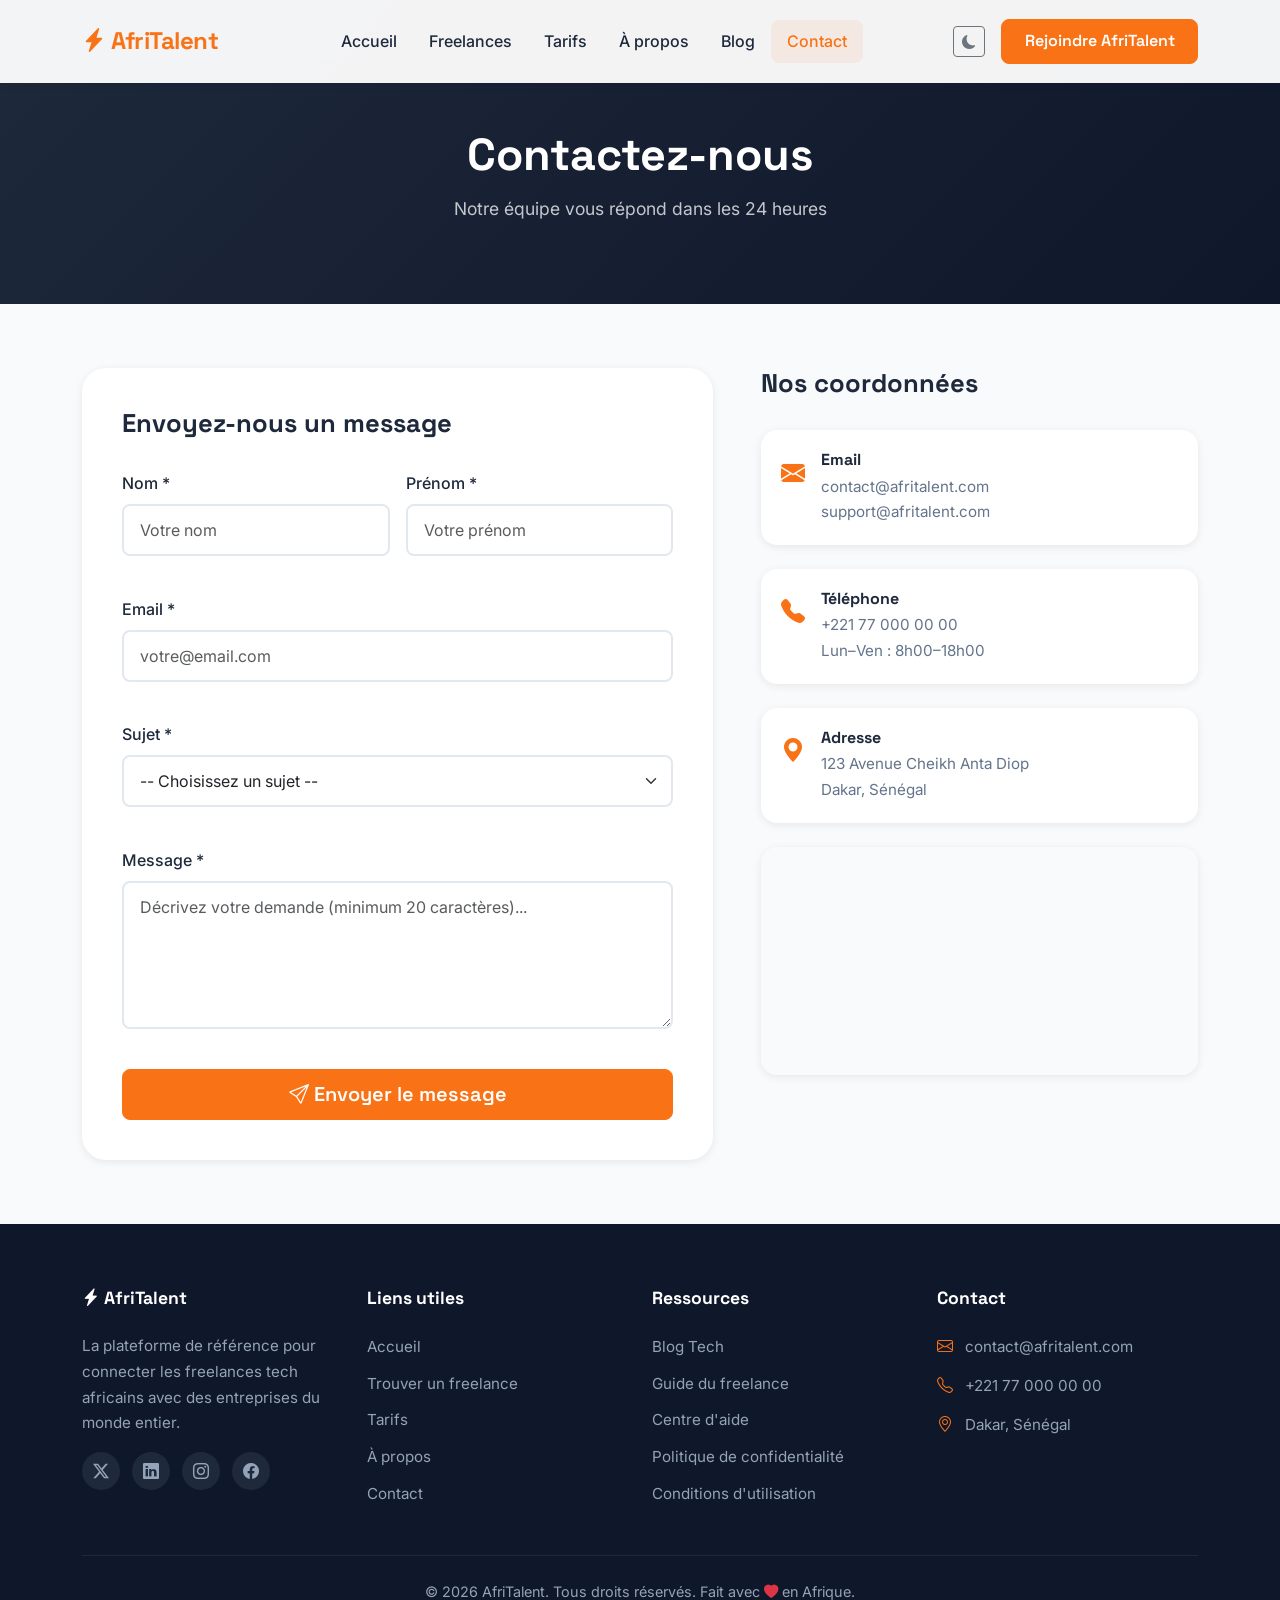
<file: contact.html>
<!DOCTYPE html>
<html lang="fr">
<head>
    <meta charset="UTF-8">
    <meta name="viewport" content="width=device-width, initial-scale=1.0">
    <title>AfriTalent — Contact</title>
    <link href="https://cdn.jsdelivr.net/npm/bootstrap@5.3.3/dist/css/bootstrap.min.css" rel="stylesheet">
    <link href="https://cdn.jsdelivr.net/npm/bootstrap-icons@1.11.3/font/bootstrap-icons.css" rel="stylesheet">
    <link href="https://fonts.googleapis.com/css2?family=Space+Grotesk:wght@400;600;700&family=Inter:wght@300;400;500&display=swap" rel="stylesheet">
    <link rel="stylesheet" href="css/style.css">
</head>
<body>

    <header>
        <nav class="navbar navbar-expand-lg fixed-top" id="navbar" aria-label="Navigation principale">
            <div class="container">
                <a class="navbar-brand fw-bold" href="index.html" aria-label="AfriTalent accueil">
                    <i class="bi bi-lightning-charge-fill"></i> AfriTalent
                </a>
                <button class="navbar-toggler" type="button" data-bs-toggle="collapse" data-bs-target="#navMenu"
                    aria-controls="navMenu" aria-expanded="false" aria-label="Ouvrir le menu">
                    <span class="navbar-toggler-icon"></span>
                </button>
                <div class="collapse navbar-collapse" id="navMenu">
                    <ul class="navbar-nav mx-auto mb-2 mb-lg-0">
                        <li class="nav-item"><a class="nav-link" href="index.html">Accueil</a></li>
                        <li class="nav-item"><a class="nav-link" href="freelances.html">Freelances</a></li>
                        <li class="nav-item"><a class="nav-link" href="tarifs.html">Tarifs</a></li>
                        <li class="nav-item"><a class="nav-link" href="about.html">À propos</a></li>
                        <li class="nav-item"><a class="nav-link" href="#">Blog</a></li>
                        <li class="nav-item"><a class="nav-link active" aria-current="page" href="contact.html">Contact</a></li>
                    </ul>
                    <div class="d-flex align-items-center gap-3">
                        <button id="darkModeToggle" class="btn btn-outline-secondary btn-sm" aria-label="Basculer mode sombre">
                            <i class="bi bi-moon-fill"></i>
                        </button>
                        <a href="freelances.html" class="btn btn-primary">Rejoindre AfriTalent</a>
                    </div>
                </div>
            </div>
        </nav>
    </header>

    <main>

        <section class="page-header">
            <div class="container text-center">
                <h1>Contactez-nous</h1>
                <p>Notre équipe vous répond dans les 24 heures</p>
            </div>
        </section>

        <!-- ========== FORMULAIRE + INFOS ========== -->
        <section id="contact-section" class="section-padding" aria-label="Formulaire de contact">
            <div class="container">
                <div class="row g-5">

                    <!-- Formulaire -->
                    <div class="col-lg-7 fade-in">
                        <div class="contact-form-wrapper">
                            <h2>Envoyez-nous un message</h2>

                            <form id="contactForm" novalidate aria-label="Formulaire de contact AfriTalent">

                                <div class="row g-3">

                                    <!-- Nom -->
                                    <div class="col-md-6">
                                        <label for="nom" class="form-label">Nom <span aria-hidden="true">*</span></label>
                                        <input type="text" class="form-control" id="nom"
                                               placeholder="Votre nom" required
                                               aria-required="true" aria-describedby="nomError">
                                        <div class="error-message" id="nomError" role="alert"></div>
                                    </div>

                                    <!-- Prénom -->
                                    <div class="col-md-6">
                                        <label for="prenom" class="form-label">Prénom <span aria-hidden="true">*</span></label>
                                        <input type="text" class="form-control" id="prenom"
                                               placeholder="Votre prénom" required
                                               aria-required="true" aria-describedby="prenomError">
                                        <div class="error-message" id="prenomError" role="alert"></div>
                                    </div>

                                    <!-- Email -->
                                    <div class="col-12">
                                        <label for="email" class="form-label">Email <span aria-hidden="true">*</span></label>
                                        <input type="email" class="form-control" id="email"
                                               placeholder="votre@email.com" required
                                               aria-required="true" aria-describedby="emailError">
                                        <div class="error-message" id="emailError" role="alert"></div>
                                    </div>

                                    <!-- Sujet -->
                                    <div class="col-12">
                                        <label for="sujet" class="form-label">Sujet <span aria-hidden="true">*</span></label>
                                        <select class="form-select" id="sujet" required
                                                aria-required="true" aria-describedby="sujetError">
                                            <option value="">-- Choisissez un sujet --</option>
                                            <option value="inscription">Inscription / Compte</option>
                                            <option value="paiement">Paiement / Facturation</option>
                                            <option value="mission">Mission / Projet</option>
                                            <option value="technique">Problème technique</option>
                                            <option value="partenariat">Partenariat</option>
                                            <option value="autre">Autre</option>
                                        </select>
                                        <div class="error-message" id="sujetError" role="alert"></div>
                                    </div>

                                    <!-- Message -->
                                    <div class="col-12">
                                        <label for="message" class="form-label">Message <span aria-hidden="true">*</span></label>
                                        <textarea class="form-control" id="message" rows="5"
                                                  placeholder="Décrivez votre demande (minimum 20 caractères)..." required
                                                  aria-required="true" aria-describedby="messageError"></textarea>
                                        <div class="error-message" id="messageError" role="alert"></div>
                                    </div>

                                    <!-- Bouton d'envoi -->
                                    <div class="col-12">
                                        <button type="submit" class="btn btn-primary btn-lg w-100">
                                            <i class="bi bi-send" aria-hidden="true"></i> Envoyer le message
                                        </button>
                                    </div>

                                </div>
                            </form>

                            <!-- Message de succès (caché par défaut) -->
                            <div id="successMessage" class="success-message" style="display:none;" role="alert" aria-live="polite">
                                <i class="bi bi-check-circle-fill" aria-hidden="true"></i>
                                <strong>Message envoyé avec succès !</strong>
                                <p>Nous avons bien reçu votre message et nous vous répondrons dans les 24 heures. Merci de nous avoir contactés !</p>
                            </div>
                        </div>
                    </div>

                    <!-- Informations de contact -->
                    <div class="col-lg-5 fade-in">
                        <div class="contact-info">
                            <h2>Nos coordonnées</h2>

                            <div class="contact-item">
                                <i class="bi bi-envelope-fill" aria-hidden="true"></i>
                                <div>
                                    <h4>Email</h4>
                                    <p>contact@afritalent.com</p>
                                    <p>support@afritalent.com</p>
                                </div>
                            </div>

                            <div class="contact-item">
                                <i class="bi bi-telephone-fill" aria-hidden="true"></i>
                                <div>
                                    <h4>Téléphone</h4>
                                    <p>+221 77 000 00 00</p>
                                    <p>Lun–Ven : 8h00–18h00</p>
                                </div>
                            </div>

                            <div class="contact-item">
                                <i class="bi bi-geo-alt-fill" aria-hidden="true"></i>
                                <div>
                                    <h4>Adresse</h4>
                                    <p>123 Avenue Cheikh Anta Diop</p>
                                    <p>Dakar, Sénégal</p>
                                </div>
                            </div>

                            <!-- Carte Google Maps -->
                            <div class="map-wrapper">
                                <iframe
                                    src="https://www.google.com/maps/embed?pb=!1m18!1m12!1m3!1d15434.52!2d-17.4677!3d14.6928!2m3!1f0!2f0!3f0!3m2!1i1024!2i768!4f13.1!3m3!1m2!1s0xec172f5b3c5bb71%3A0xb3a48d9cebf92c9a!2sDakar%2C%20S%C3%A9n%C3%A9gal!5e0!3m2!1sfr!2sfr!4v1234567890"
                                    width="100%" height="220"
                                    style="border:0; border-radius: 12px;"
                                    allowfullscreen=""
                                    loading="lazy"
                                    referrerpolicy="no-referrer-when-downgrade"
                                    title="Localisation AfriTalent à Dakar"
                                    aria-label="Carte Google Maps montrant la localisation d'AfriTalent à Dakar">
                                </iframe>
                            </div>
                        </div>
                    </div>

                </div>
            </div>
        </section>

    </main>

    <footer class="site-footer" aria-label="Pied de page">
        <div class="container">
            <div class="row g-4">
                <div class="col-lg-3 col-md-6">
                    <h5><i class="bi bi-lightning-charge-fill"></i> AfriTalent</h5>
                    <p>La plateforme de référence pour connecter les freelances tech africains avec des entreprises du monde entier.</p>
                    <div class="social-links">
                        <a href="#" aria-label="Twitter AfriTalent"><i class="bi bi-twitter-x"></i></a>
                        <a href="#" aria-label="LinkedIn AfriTalent"><i class="bi bi-linkedin"></i></a>
                        <a href="#" aria-label="Instagram AfriTalent"><i class="bi bi-instagram"></i></a>
                        <a href="#" aria-label="Facebook AfriTalent"><i class="bi bi-facebook"></i></a>
                    </div>
                </div>
                <div class="col-lg-3 col-md-6">
                    <h5>Liens utiles</h5>
                    <ul class="footer-links">
                        <li><a href="index.html">Accueil</a></li>
                        <li><a href="freelances.html">Trouver un freelance</a></li>
                        <li><a href="tarifs.html">Tarifs</a></li>
                        <li><a href="about.html">À propos</a></li>
                        <li><a href="contact.html">Contact</a></li>
                    </ul>
                </div>
                <div class="col-lg-3 col-md-6">
                    <h5>Ressources</h5>
                    <ul class="footer-links">
                        <li><a href="#">Blog Tech</a></li>
                        <li><a href="#">Guide du freelance</a></li>
                        <li><a href="#">Centre d'aide</a></li>
                        <li><a href="#">Politique de confidentialité</a></li>
                        <li><a href="#">Conditions d'utilisation</a></li>
                    </ul>
                </div>
                <div class="col-lg-3 col-md-6">
                    <h5>Contact</h5>
                    <ul class="footer-contact">
                        <li><i class="bi bi-envelope" aria-hidden="true"></i> contact@afritalent.com</li>
                        <li><i class="bi bi-telephone" aria-hidden="true"></i> +221 77 000 00 00</li>
                        <li><i class="bi bi-geo-alt" aria-hidden="true"></i> Dakar, Sénégal</li>
                    </ul>
                </div>
            </div>
            <div class="footer-bottom text-center">
                <p>&copy; <span id="year"></span> AfriTalent. Tous droits réservés. Fait avec <i class="bi bi-heart-fill text-danger" aria-hidden="true"></i> en Afrique.</p>
            </div>
        </div>
    </footer>

    <button id="backToTop" aria-label="Retour en haut de la page">
        <i class="bi bi-arrow-up" aria-hidden="true"></i>
    </button>

    <script src="https://cdn.jsdelivr.net/npm/bootstrap@5.3.3/dist/js/bootstrap.bundle.min.js"></script>
    <script src="js/main.js"></script>
</body>
</html>
</file>
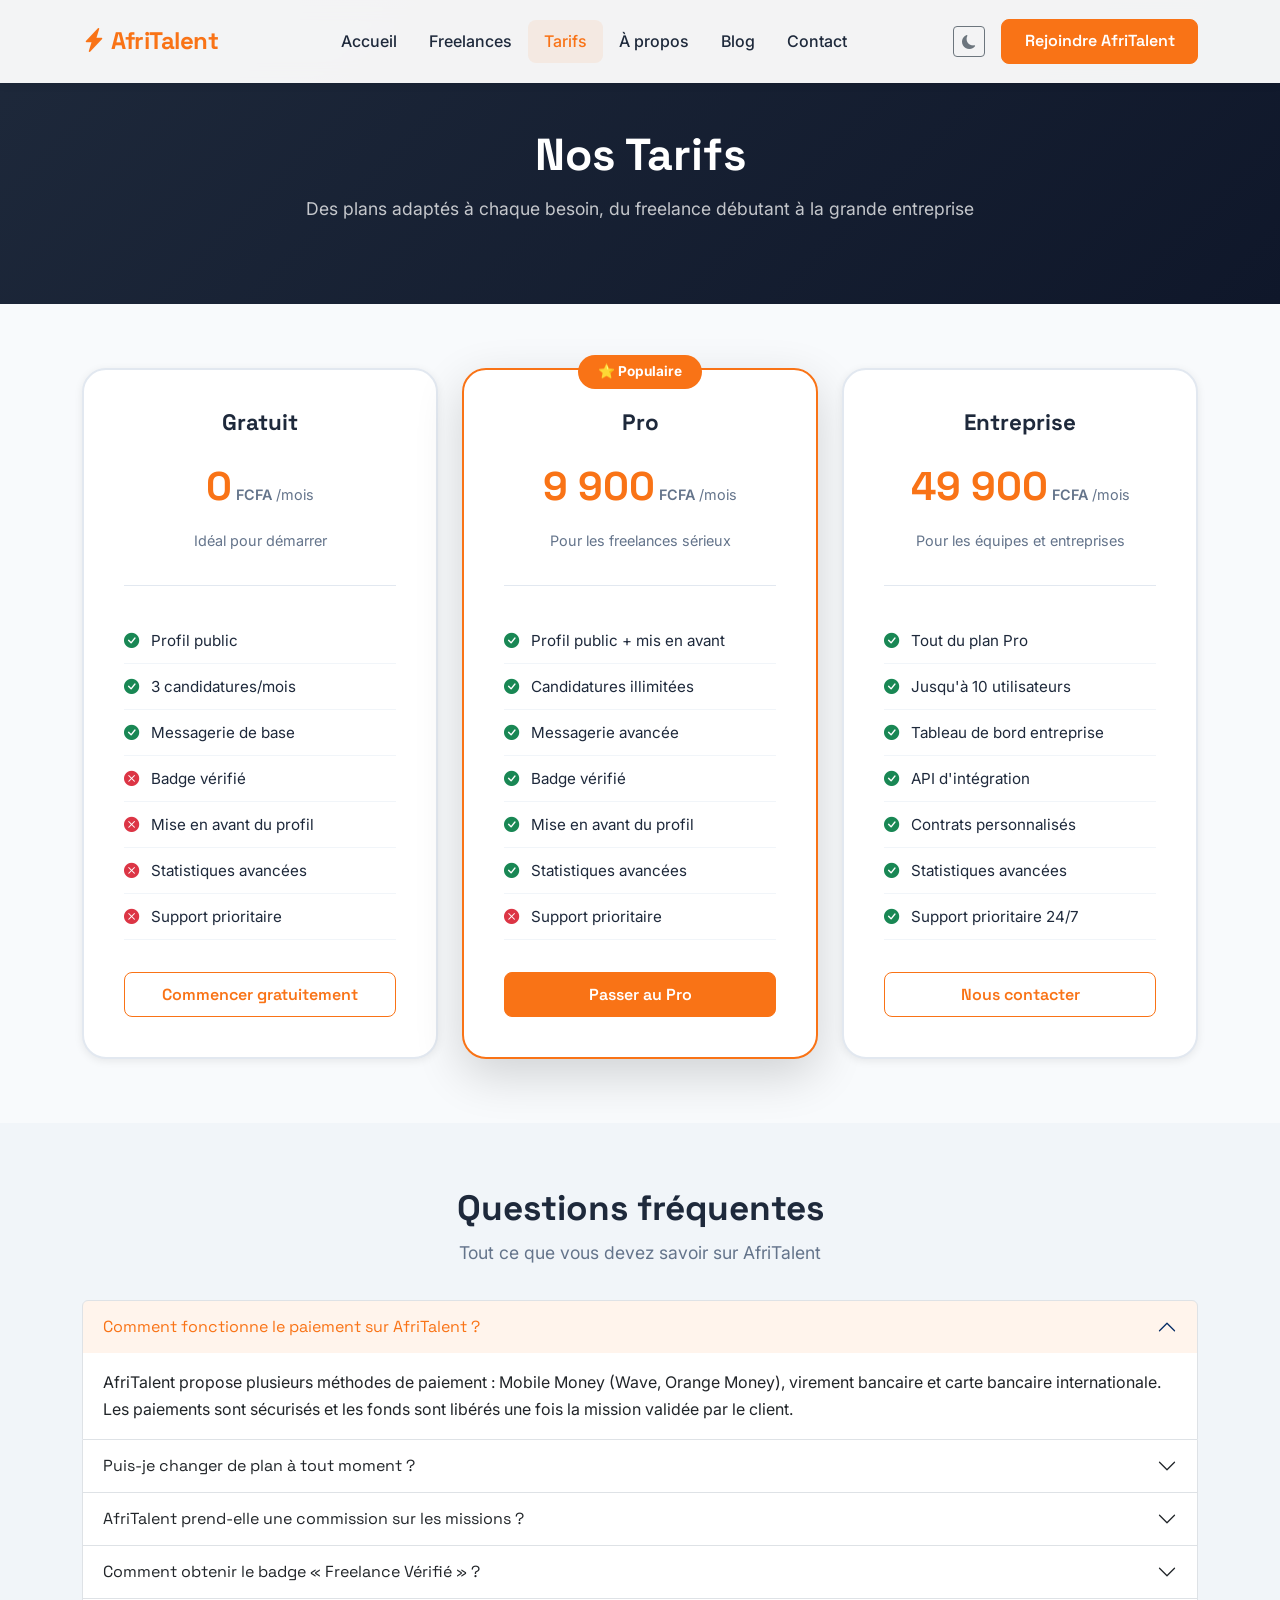
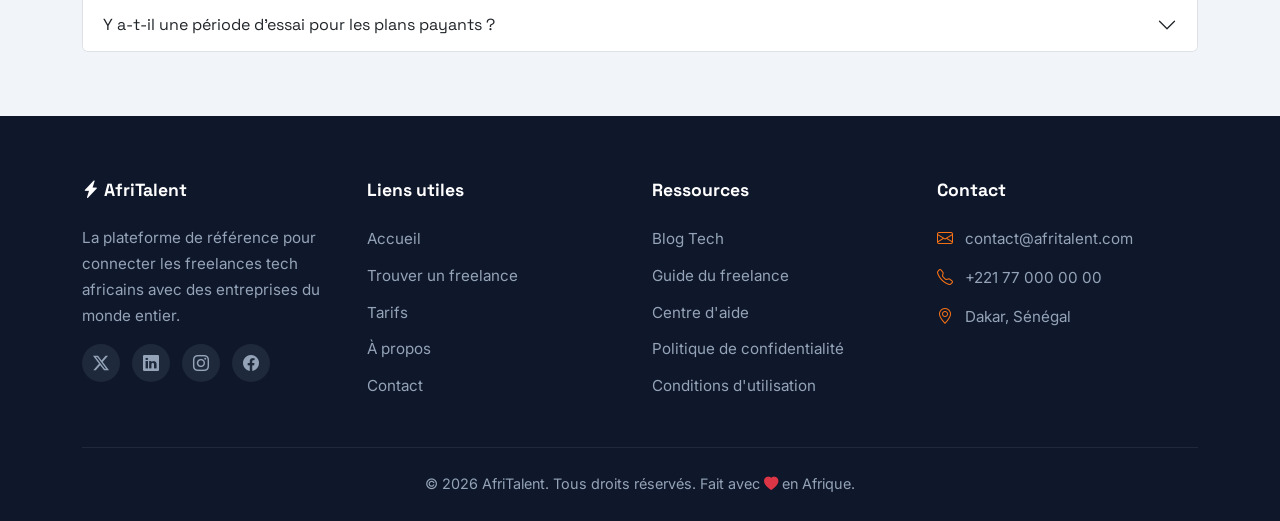
<file: tarifs.html>
<!DOCTYPE html>
<html lang="fr">
<head>
    <meta charset="UTF-8">
    <meta name="viewport" content="width=device-width, initial-scale=1.0">
    <title>AfriTalent — Tarifs</title>
    <link href="https://cdn.jsdelivr.net/npm/bootstrap@5.3.3/dist/css/bootstrap.min.css" rel="stylesheet">
    <link href="https://cdn.jsdelivr.net/npm/bootstrap-icons@1.11.3/font/bootstrap-icons.css" rel="stylesheet">
    <link href="https://fonts.googleapis.com/css2?family=Space+Grotesk:wght@400;600;700&family=Inter:wght@300;400;500&display=swap" rel="stylesheet">
    <link rel="stylesheet" href="css/style.css">
</head>
<body>

    <header>
        <nav class="navbar navbar-expand-lg fixed-top" id="navbar" aria-label="Navigation principale">
            <div class="container">
                <a class="navbar-brand fw-bold" href="index.html" aria-label="AfriTalent accueil">
                    <i class="bi bi-lightning-charge-fill"></i> AfriTalent
                </a>
                <button class="navbar-toggler" type="button" data-bs-toggle="collapse" data-bs-target="#navMenu"
                    aria-controls="navMenu" aria-expanded="false" aria-label="Ouvrir le menu">
                    <span class="navbar-toggler-icon"></span>
                </button>
                <div class="collapse navbar-collapse" id="navMenu">
                    <ul class="navbar-nav mx-auto mb-2 mb-lg-0">
                        <li class="nav-item"><a class="nav-link" href="index.html">Accueil</a></li>
                        <li class="nav-item"><a class="nav-link" href="freelances.html">Freelances</a></li>
                        <li class="nav-item"><a class="nav-link active" aria-current="page" href="tarifs.html">Tarifs</a></li>
                        <li class="nav-item"><a class="nav-link" href="about.html">À propos</a></li>
                        <li class="nav-item"><a class="nav-link" href="#">Blog</a></li>
                        <li class="nav-item"><a class="nav-link" href="contact.html">Contact</a></li>
                    </ul>
                    <div class="d-flex align-items-center gap-3">
                        <button id="darkModeToggle" class="btn btn-outline-secondary btn-sm" aria-label="Basculer mode sombre">
                            <i class="bi bi-moon-fill"></i>
                        </button>
                        <a href="freelances.html" class="btn btn-primary">Rejoindre AfriTalent</a>
                    </div>
                </div>
            </div>
        </nav>
    </header>

    <main>

        <section class="page-header">
            <div class="container text-center">
                <h1>Nos Tarifs</h1>
                <p>Des plans adaptés à chaque besoin, du freelance débutant à la grande entreprise</p>
            </div>
        </section>

        <!-- ========== PLANS TARIFAIRES ========== -->
        <section id="pricing" class="section-padding" aria-label="Plans tarifaires">
            <div class="container">
                <div class="row g-4 justify-content-center">

                    <!-- Plan Gratuit -->
                    <div class="col-lg-4 col-md-6">
                        <article class="pricing-card fade-in">
                            <div class="pricing-header">
                                <h3>Gratuit</h3>
                                <div class="pricing-price">
                                    <span class="price">0</span>
                                    <span class="currency">FCFA</span>
                                    <span class="period">/mois</span>
                                </div>
                                <p>Idéal pour démarrer</p>
                            </div>
                            <ul class="pricing-features">
                                <li><i class="bi bi-check-circle-fill text-success" aria-hidden="true"></i> Profil public</li>
                                <li><i class="bi bi-check-circle-fill text-success" aria-hidden="true"></i> 3 candidatures/mois</li>
                                <li><i class="bi bi-check-circle-fill text-success" aria-hidden="true"></i> Messagerie de base</li>
                                <li><i class="bi bi-x-circle-fill text-danger" aria-hidden="true"></i> Badge vérifié</li>
                                <li><i class="bi bi-x-circle-fill text-danger" aria-hidden="true"></i> Mise en avant du profil</li>
                                <li><i class="bi bi-x-circle-fill text-danger" aria-hidden="true"></i> Statistiques avancées</li>
                                <li><i class="bi bi-x-circle-fill text-danger" aria-hidden="true"></i> Support prioritaire</li>
                            </ul>
                            <a href="#" class="btn btn-outline-primary w-100">Commencer gratuitement</a>
                        </article>
                    </div>

                    <!-- Plan Pro (mis en avant) -->
                    <div class="col-lg-4 col-md-6">
                        <article class="pricing-card pricing-popular fade-in" aria-label="Plan recommandé">
                            <div class="popular-badge">⭐ Populaire</div>
                            <div class="pricing-header">
                                <h3>Pro</h3>
                                <div class="pricing-price">
                                    <span class="price">9 900</span>
                                    <span class="currency">FCFA</span>
                                    <span class="period">/mois</span>
                                </div>
                                <p>Pour les freelances sérieux</p>
                            </div>
                            <ul class="pricing-features">
                                <li><i class="bi bi-check-circle-fill text-success" aria-hidden="true"></i> Profil public + mis en avant</li>
                                <li><i class="bi bi-check-circle-fill text-success" aria-hidden="true"></i> Candidatures illimitées</li>
                                <li><i class="bi bi-check-circle-fill text-success" aria-hidden="true"></i> Messagerie avancée</li>
                                <li><i class="bi bi-check-circle-fill text-success" aria-hidden="true"></i> Badge vérifié</li>
                                <li><i class="bi bi-check-circle-fill text-success" aria-hidden="true"></i> Mise en avant du profil</li>
                                <li><i class="bi bi-check-circle-fill text-success" aria-hidden="true"></i> Statistiques avancées</li>
                                <li><i class="bi bi-x-circle-fill text-danger" aria-hidden="true"></i> Support prioritaire</li>
                            </ul>
                            <a href="#" class="btn btn-primary w-100">Passer au Pro</a>
                        </article>
                    </div>

                    <!-- Plan Entreprise -->
                    <div class="col-lg-4 col-md-6">
                        <article class="pricing-card fade-in">
                            <div class="pricing-header">
                                <h3>Entreprise</h3>
                                <div class="pricing-price">
                                    <span class="price">49 900</span>
                                    <span class="currency">FCFA</span>
                                    <span class="period">/mois</span>
                                </div>
                                <p>Pour les équipes et entreprises</p>
                            </div>
                            <ul class="pricing-features">
                                <li><i class="bi bi-check-circle-fill text-success" aria-hidden="true"></i> Tout du plan Pro</li>
                                <li><i class="bi bi-check-circle-fill text-success" aria-hidden="true"></i> Jusqu'à 10 utilisateurs</li>
                                <li><i class="bi bi-check-circle-fill text-success" aria-hidden="true"></i> Tableau de bord entreprise</li>
                                <li><i class="bi bi-check-circle-fill text-success" aria-hidden="true"></i> API d'intégration</li>
                                <li><i class="bi bi-check-circle-fill text-success" aria-hidden="true"></i> Contrats personnalisés</li>
                                <li><i class="bi bi-check-circle-fill text-success" aria-hidden="true"></i> Statistiques avancées</li>
                                <li><i class="bi bi-check-circle-fill text-success" aria-hidden="true"></i> Support prioritaire 24/7</li>
                            </ul>
                            <a href="contact.html" class="btn btn-outline-primary w-100">Nous contacter</a>
                        </article>
                    </div>

                </div>
            </div>
        </section>

        <!-- ========== FAQ ========== -->
        <section id="faq" class="section-padding bg-light-custom" aria-label="Foire aux questions">
            <div class="container">
                <div class="section-header text-center">
                    <h2>Questions fréquentes</h2>
                    <p>Tout ce que vous devez savoir sur AfriTalent</p>
                </div>

                <div class="accordion" id="faqAccordion">

                    <div class="accordion-item">
                        <h3 class="accordion-header">
                            <button class="accordion-button" type="button" data-bs-toggle="collapse" data-bs-target="#faq1" aria-expanded="true" aria-controls="faq1">
                                Comment fonctionne le paiement sur AfriTalent ?
                            </button>
                        </h3>
                        <div id="faq1" class="accordion-collapse collapse show" data-bs-parent="#faqAccordion">
                            <div class="accordion-body">
                                AfriTalent propose plusieurs méthodes de paiement : Mobile Money (Wave, Orange Money), virement bancaire et carte bancaire internationale. Les paiements sont sécurisés et les fonds sont libérés une fois la mission validée par le client.
                            </div>
                        </div>
                    </div>

                    <div class="accordion-item">
                        <h3 class="accordion-header">
                            <button class="accordion-button collapsed" type="button" data-bs-toggle="collapse" data-bs-target="#faq2" aria-expanded="false" aria-controls="faq2">
                                Puis-je changer de plan à tout moment ?
                            </button>
                        </h3>
                        <div id="faq2" class="accordion-collapse collapse" data-bs-parent="#faqAccordion">
                            <div class="accordion-body">
                                Oui, vous pouvez upgrader ou downgrader votre plan à tout moment depuis votre espace personnel. Le changement prend effet immédiatement et la facturation est ajustée au prorata.
                            </div>
                        </div>
                    </div>

                    <div class="accordion-item">
                        <h3 class="accordion-header">
                            <button class="accordion-button collapsed" type="button" data-bs-toggle="collapse" data-bs-target="#faq3" aria-expanded="false" aria-controls="faq3">
                                AfriTalent prend-elle une commission sur les missions ?
                            </button>
                        </h3>
                        <div id="faq3" class="accordion-collapse collapse" data-bs-parent="#faqAccordion">
                            <div class="accordion-body">
                                AfriTalent prélève une commission de 10% sur les missions réalisées via la plateforme. Cette commission finance les services de sécurité des paiements, le support client et le développement de la plateforme.
                            </div>
                        </div>
                    </div>

                    <div class="accordion-item">
                        <h3 class="accordion-header">
                            <button class="accordion-button collapsed" type="button" data-bs-toggle="collapse" data-bs-target="#faq4" aria-expanded="false" aria-controls="faq4">
                                Comment obtenir le badge « Freelance Vérifié » ?
                            </button>
                        </h3>
                        <div id="faq4" class="accordion-collapse collapse" data-bs-parent="#faqAccordion">
                            <div class="accordion-body">
                                Le badge vérifié est disponible pour les abonnés Pro et Entreprise. Il nécessite de soumettre une pièce d'identité valide et de passer un test de compétences dans votre domaine. La vérification prend 24 à 48 heures.
                            </div>
                        </div>
                    </div>

                    <div class="accordion-item">
                        <h3 class="accordion-header">
                            <button class="accordion-button collapsed" type="button" data-bs-toggle="collapse" data-bs-target="#faq5" aria-expanded="false" aria-controls="faq5">
                                Y a-t-il une période d'essai pour les plans payants ?
                            </button>
                        </h3>
                        <div id="faq5" class="accordion-collapse collapse" data-bs-parent="#faqAccordion">
                            <div class="accordion-body">
                                Oui, AfriTalent offre 14 jours d'essai gratuit pour le plan Pro. Aucune carte bancaire n'est requise pendant la période d'essai. Si vous n'êtes pas satisfait, votre compte revient automatiquement au plan gratuit.
                            </div>
                        </div>
                    </div>

                </div>
            </div>
        </section>

    </main>

    <footer class="site-footer" aria-label="Pied de page">
        <div class="container">
            <div class="row g-4">
                <div class="col-lg-3 col-md-6">
                    <h5><i class="bi bi-lightning-charge-fill"></i> AfriTalent</h5>
                    <p>La plateforme de référence pour connecter les freelances tech africains avec des entreprises du monde entier.</p>
                    <div class="social-links">
                        <a href="#" aria-label="Twitter AfriTalent"><i class="bi bi-twitter-x"></i></a>
                        <a href="#" aria-label="LinkedIn AfriTalent"><i class="bi bi-linkedin"></i></a>
                        <a href="#" aria-label="Instagram AfriTalent"><i class="bi bi-instagram"></i></a>
                        <a href="#" aria-label="Facebook AfriTalent"><i class="bi bi-facebook"></i></a>
                    </div>
                </div>
                <div class="col-lg-3 col-md-6">
                    <h5>Liens utiles</h5>
                    <ul class="footer-links">
                        <li><a href="index.html">Accueil</a></li>
                        <li><a href="freelances.html">Trouver un freelance</a></li>
                        <li><a href="tarifs.html">Tarifs</a></li>
                        <li><a href="about.html">À propos</a></li>
                        <li><a href="contact.html">Contact</a></li>
                    </ul>
                </div>
                <div class="col-lg-3 col-md-6">
                    <h5>Ressources</h5>
                    <ul class="footer-links">
                        <li><a href="#">Blog Tech</a></li>
                        <li><a href="#">Guide du freelance</a></li>
                        <li><a href="#">Centre d'aide</a></li>
                        <li><a href="#">Politique de confidentialité</a></li>
                        <li><a href="#">Conditions d'utilisation</a></li>
                    </ul>
                </div>
                <div class="col-lg-3 col-md-6">
                    <h5>Contact</h5>
                    <ul class="footer-contact">
                        <li><i class="bi bi-envelope" aria-hidden="true"></i> contact@afritalent.com</li>
                        <li><i class="bi bi-telephone" aria-hidden="true"></i> +221 77 000 00 00</li>
                        <li><i class="bi bi-geo-alt" aria-hidden="true"></i> Dakar, Sénégal</li>
                    </ul>
                </div>
            </div>
            <div class="footer-bottom text-center">
                <p>&copy; <span id="year"></span> AfriTalent. Tous droits réservés. Fait avec <i class="bi bi-heart-fill text-danger" aria-hidden="true"></i> en Afrique.</p>
            </div>
        </div>
    </footer>

    <button id="backToTop" aria-label="Retour en haut de la page">
        <i class="bi bi-arrow-up" aria-hidden="true"></i>
    </button>

    <script src="https://cdn.jsdelivr.net/npm/bootstrap@5.3.3/dist/js/bootstrap.bundle.min.js"></script>
    <script src="js/main.js"></script>
</body>
</html>
</file>
<file: css/style.css>
/* ============================================
   AFRITALENT — style.css
   Auteur : [Ton Nom]
   Description : Feuille de styles principale
============================================ */

/* ============================================
   1. VARIABLES CSS (Custom Properties)
============================================ */
:root {
    /* Couleurs principales */
    --color-primary: #F97316;      /* Orange africain */
    --color-secondary: #1E293B;    /* Bleu nuit */
    --color-accent: #10B981;       /* Vert succès */
    --color-light: #F8FAFC;        /* Fond clair */
    --color-dark: #0F172A;         /* Texte foncé */

    /* Typographie */
    --font-title: 'Space Grotesk', sans-serif;
    --font-body: 'Inter', sans-serif;

    /* Espacements */
    --spacing-sm: 1rem;
    --spacing-md: 2rem;
    --spacing-lg: 4rem;
    --spacing-xl: 6rem;

    /* Bordures */
    --radius-sm: 8px;
    --radius-md: 16px;
    --radius-lg: 24px;

    /* Ombres */
    --shadow-sm: 0 2px 8px rgba(0,0,0,0.08);
    --shadow-md: 0 8px 24px rgba(0,0,0,0.12);
    --shadow-lg: 0 16px 48px rgba(0,0,0,0.16);

    /* Transitions */
    --transition: all 0.3s ease;
}

/* ============================================
   2. DARK MODE — variables
============================================ */
body.dark-mode {
    --color-light: #0F172A;
    --color-dark: #F8FAFC;
    --color-secondary: #E2E8F0;
    background-color: #0F172A;
    color: #E2E8F0;
}

/* ============================================
   3. RESET & BASE
============================================ */
*, *::before, *::after {
    margin: 0;
    padding: 0;
    box-sizing: border-box;
}

html {
    scroll-behavior: smooth;
}

body {
    font-family: var(--font-body);
    color: var(--color-dark);
    background-color: var(--color-light);
    line-height: 1.7;
    overflow-x: hidden;
}

h1, h2, h3, h4, h5, h6 {
    font-family: var(--font-title);
    font-weight: 700;
    line-height: 1.2;
}

a {
    text-decoration: none;
    transition: var(--transition);
}

img {
    max-width: 100%;
    height: auto;
}

/* ============================================
   4. UTILITAIRES
============================================ */
.section-padding {
    padding: var(--spacing-lg) 0;
}

.bg-light-custom {
    background-color: #F1F5F9;
}

.dark-mode .bg-light-custom {
    background-color: #1E293B;
}

.section-header {
    margin-bottom: var(--spacing-md);
}

.section-header h2 {
    font-size: 2.2rem;
    color: var(--color-secondary);
    margin-bottom: 0.5rem;
}

.dark-mode .section-header h2 {
    color: #F8FAFC;
}

.section-header p {
    color: #64748B;
    font-size: 1.1rem;
}

/* ============================================
   5. NAVBAR
============================================ */
#navbar {
    background-color: rgba(255, 255, 255, 0.95);
    backdrop-filter: blur(10px);
    -webkit-backdrop-filter: blur(10px);
    box-shadow: var(--shadow-sm);
    padding: 1rem 0;
    transition: var(--transition);
}

/* Navbar au scroll */
#navbar.scrolled {
    padding: 0.5rem 0;
    box-shadow: var(--shadow-md);
    background-color: rgba(255, 255, 255, 0.98);
}

.dark-mode #navbar {
    background-color: rgba(15, 23, 42, 0.95);
    border-bottom: 1px solid #1E293B;
}

.dark-mode #navbar.scrolled {
    background-color: rgba(15, 23, 42, 0.98);
}

.navbar-brand {
    font-family: var(--font-title);
    font-size: 1.5rem;
    color: var(--color-primary) !important;
    letter-spacing: -0.5px;
}

.navbar-brand i {
    color: var(--color-primary);
}

.nav-link {
    font-family: var(--font-body);
    font-weight: 500;
    color: var(--color-secondary) !important;
    padding: 0.5rem 1rem !important;
    border-radius: var(--radius-sm);
    transition: var(--transition);
}

.nav-link:hover,
.nav-link.active {
    color: var(--color-primary) !important;
    background-color: rgba(249, 115, 22, 0.08);
}

.dark-mode .nav-link {
    color: #E2E8F0 !important;
}

/* Bouton primaire Bootstrap personnalisé */
.btn-primary {
    background-color: var(--color-primary);
    border-color: var(--color-primary);
    font-family: var(--font-title);
    font-weight: 600;
    border-radius: var(--radius-sm);
    padding: 0.6rem 1.4rem;
    transition: var(--transition);
}

.btn-primary:hover {
    background-color: #EA6A0A;
    border-color: #EA6A0A;
    transform: translateY(-2px);
    box-shadow: var(--shadow-md);
}

.btn-outline-primary {
    color: var(--color-primary);
    border-color: var(--color-primary);
    font-family: var(--font-title);
    font-weight: 600;
    border-radius: var(--radius-sm);
    padding: 0.6rem 1.4rem;
    transition: var(--transition);
}

.btn-outline-primary:hover {
    background-color: var(--color-primary);
    border-color: var(--color-primary);
    transform: translateY(-2px);
}

/* ============================================
   6. HERO
============================================ */
.hero-section {
    background: linear-gradient(135deg, #FFF7ED 0%, #FEF3C7 50%, #ECFDF5 100%);
    padding-top: 80px; /* hauteur navbar */
    min-height: 100vh;
    display: flex;
    align-items: center;
}

.dark-mode .hero-section {
    background: linear-gradient(135deg, #0F172A 0%, #1E293B 50%, #0F172A 100%);
}

/* Badge au dessus du H1 */
.badge-custom {
    display: inline-block;
    background-color: rgba(249, 115, 22, 0.12);
    color: var(--color-primary);
    padding: 0.4rem 1rem;
    border-radius: 50px;
    font-size: 0.9rem;
    font-weight: 600;
    margin-bottom: 1.5rem;
    border: 1px solid rgba(249, 115, 22, 0.25);
}

.hero-title {
    font-size: clamp(2.5rem, 5vw, 4rem);
    color: var(--color-secondary);
    margin-bottom: 1.5rem;
    letter-spacing: -1px;
}

.dark-mode .hero-title {
    color: #F8FAFC;
}

.hero-title .highlight {
    color: var(--color-primary);
    position: relative;
}

.hero-subtitle {
    font-size: 1.15rem;
    color: #64748B;
    margin-bottom: 2rem;
    max-width: 520px;
    line-height: 1.8;
}

.hero-btns {
    display: flex;
    gap: 1rem;
    flex-wrap: wrap;
}

.hero-btns .btn {
    font-size: 1rem;
    padding: 0.8rem 1.8rem;
}

.hero-img {
    border-radius: var(--radius-lg);
    box-shadow: var(--shadow-lg);
    object-fit: cover;
    height: 480px;
    width: 100%;
}

/* Statistiques */
.stats-row {
    padding: var(--spacing-md) 0;
    border-top: 1px solid rgba(0,0,0,0.08);
    margin-top: var(--spacing-md);
}

.stat-item {
    text-align: center;
    padding: var(--spacing-sm);
}

.stat-number {
    font-family: var(--font-title);
    font-size: 2.8rem;
    font-weight: 700;
    color: var(--color-primary);
}

.stat-item span {
    font-family: var(--font-title);
    font-size: 2rem;
    font-weight: 700;
    color: var(--color-primary);
}

.stat-item p {
    color: #64748B;
    font-size: 0.95rem;
    margin-top: 0.3rem;
    margin-bottom: 0;
}

/* ============================================
   7. BENTO GRID
============================================ */
.bento-grid {
    display: grid;
    grid-template-columns: repeat(3, 1fr);
    grid-template-rows: auto;
    gap: 1.5rem;
}

/* Carte large (prend 2 colonnes) */
.bento-large {
    grid-column: span 2;
}

/* Carte medium */
.bento-medium {
    grid-column: span 1;
}

/* Carte small */
.bento-small {
    grid-column: span 1;
}

.bento-card {
    background: white;
    border-radius: var(--radius-md);
    padding: 2rem;
    box-shadow: var(--shadow-sm);
    border: 1px solid rgba(0,0,0,0.06);
    transition: var(--transition);
}

.bento-card:hover {
    transform: translateY(-4px);
    box-shadow: var(--shadow-md);
}

.dark-mode .bento-card {
    background: #1E293B;
    border-color: #334155;
}

.step-number {
    font-family: var(--font-title);
    font-size: 3rem;
    font-weight: 700;
    color: rgba(249, 115, 22, 0.15);
    line-height: 1;
    display: block;
    margin-bottom: 0.5rem;
}

.bento-icon {
    font-size: 2rem;
    color: var(--color-primary);
    margin-bottom: 1rem;
    display: block;
}

.bento-card h3 {
    font-size: 1.2rem;
    color: var(--color-secondary);
    margin-bottom: 0.75rem;
}

.dark-mode .bento-card h3 {
    color: #F8FAFC;
}

.bento-card p {
    color: #64748B;
    font-size: 0.95rem;
    margin-bottom: 0;
}

/* ============================================
   8. CATÉGORIES
============================================ */
.category-card {
    background: white;
    border-radius: var(--radius-md);
    padding: 2rem;
    text-align: center;
    box-shadow: var(--shadow-sm);
    border: 1px solid rgba(0,0,0,0.06);
    transition: var(--transition);
    cursor: pointer;
    height: 100%;
}

.category-card:hover {
    transform: translateY(-6px);
    box-shadow: var(--shadow-lg);
    border-color: var(--color-primary);
}

.category-card:hover .cat-icon {
    color: white;
    background-color: var(--color-primary);
}

.dark-mode .category-card {
    background: #1E293B;
    border-color: #334155;
}

.cat-icon {
    font-size: 2.5rem;
    color: var(--color-primary);
    background-color: rgba(249, 115, 22, 0.1);
    padding: 1rem;
    border-radius: var(--radius-md);
    margin-bottom: 1rem;
    display: inline-block;
    transition: var(--transition);
}

.category-card h3 {
    font-size: 1.1rem;
    color: var(--color-secondary);
    margin-bottom: 0.5rem;
}

.dark-mode .category-card h3 {
    color: #F8FAFC;
}

.category-card p {
    color: #64748B;
    font-size: 0.9rem;
    margin-bottom: 0;
}

/* ============================================
   9. TÉMOIGNAGES
============================================ */
.testimonial-card {
    background: white;
    border-radius: var(--radius-lg);
    padding: 3rem;
    text-align: center;
    max-width: 700px;
    margin: 0 auto;
    box-shadow: var(--shadow-sm);
}

.dark-mode .testimonial-card {
    background: #1E293B;
}

.testimonial-avatar {
    width: 80px;
    height: 80px;
    border-radius: 50%;
    object-fit: cover;
    margin: 0 auto 1.5rem;
    border: 3px solid var(--color-primary);
    display: block;
}

.testimonial-text {
    font-size: 1.05rem;
    color: #475569;
    font-style: italic;
    margin-bottom: 1.5rem;
    line-height: 1.8;
}

.dark-mode .testimonial-text {
    color: #CBD5E1;
}

.testimonial-stars {
    color: #F59E0B;
    font-size: 1.2rem;
    margin-bottom: 1rem;
}

.testimonial-card h4 {
    font-size: 1.1rem;
    color: var(--color-secondary);
    margin-bottom: 0.25rem;
}

.dark-mode .testimonial-card h4 {
    color: #F8FAFC;
}

.testimonial-card span {
    color: #64748B;
    font-size: 0.9rem;
}

/* Carousel */
.carousel-control-prev,
.carousel-control-next {
    width: 50px;
    height: 50px;
    background-color: var(--color-primary);
    border-radius: 50%;
    top: 50%;
    transform: translateY(-50%);
}

/* ============================================
   10. CTA
============================================ */
.cta-section {
    background: linear-gradient(135deg, var(--color-primary) 0%, #EA6A0A 100%);
    padding: var(--spacing-lg) 0;
    color: white;
}

.cta-section h2 {
    font-size: 2.2rem;
    color: white;
    margin-bottom: 1rem;
}

.cta-section p {
    font-size: 1.1rem;
    color: rgba(255,255,255,0.85);
}

.cta-section .btn-light {
    font-family: var(--font-title);
    font-weight: 700;
    color: var(--color-primary);
    padding: 0.8rem 2rem;
    border-radius: var(--radius-sm);
    transition: var(--transition);
}

.cta-section .btn-light:hover {
    transform: translateY(-3px);
    box-shadow: var(--shadow-lg);
}

/* ============================================
   11. FOOTER
============================================ */
.site-footer {
    background-color: var(--color-dark);
    color: #94A3B8;
    padding: var(--spacing-lg) 0 0;
}

.dark-mode .site-footer {
    background-color: #020617;
}

.site-footer h5 {
    font-family: var(--font-title);
    color: white;
    margin-bottom: 1.5rem;
    font-size: 1.1rem;
}

.site-footer p {
    color: #94A3B8;
    font-size: 0.95rem;
    line-height: 1.7;
}

.footer-links {
    list-style: none;
    padding: 0;
}

.footer-links li {
    margin-bottom: 0.6rem;
}

.footer-links a {
    color: #94A3B8;
    font-size: 0.95rem;
    transition: var(--transition);
}

.footer-links a:hover {
    color: var(--color-primary);
    padding-left: 5px;
}

.footer-contact {
    list-style: none;
    padding: 0;
}

.footer-contact li {
    display: flex;
    align-items: center;
    gap: 0.75rem;
    margin-bottom: 0.75rem;
    color: #94A3B8;
    font-size: 0.95rem;
}

.footer-contact i {
    color: var(--color-primary);
    font-size: 1rem;
}

.social-links {
    display: flex;
    gap: 0.75rem;
    margin-top: 1rem;
}

.social-links a {
    width: 38px;
    height: 38px;
    background-color: #1E293B;
    color: #94A3B8;
    border-radius: 50%;
    display: flex;
    align-items: center;
    justify-content: center;
    font-size: 1rem;
    transition: var(--transition);
}

.social-links a:hover {
    background-color: var(--color-primary);
    color: white;
    transform: translateY(-3px);
}

.footer-bottom {
    border-top: 1px solid #1E293B;
    padding: 1.5rem 0;
    margin-top: var(--spacing-md);
}

.footer-bottom p {
    margin: 0;
    font-size: 0.9rem;
}

/* ============================================
   12. BOUTON RETOUR EN HAUT
============================================ */
#backToTop {
    position: fixed;
    bottom: 2rem;
    right: 2rem;
    width: 48px;
    height: 48px;
    background-color: var(--color-primary);
    color: white;
    border: none;
    border-radius: 50%;
    font-size: 1.2rem;
    cursor: pointer;
    box-shadow: var(--shadow-md);
    display: none;
    align-items: center;
    justify-content: center;
    transition: var(--transition);
    z-index: 999;
}

#backToTop:hover {
    background-color: #EA6A0A;
    transform: translateY(-3px);
}

/* ============================================
   13. PAGE HEADER (pages internes)
============================================ */
.page-header {
    background: linear-gradient(135deg, var(--color-secondary) 0%, var(--color-dark) 100%);
    padding: 8rem 0 4rem;
    color: white;
}

.page-header h1 {
    font-size: 2.8rem;
    color: white;
    margin-bottom: 0.75rem;
}

.page-header p {
    color: rgba(255,255,255,0.75);
    font-size: 1.1rem;
}

/* ============================================
   14. FREELANCES
============================================ */
.filter-btns {
    display: flex;
    flex-wrap: wrap;
    justify-content: center;
    gap: 0.75rem;
    margin-bottom: var(--spacing-md);
}

.filter-btn {
    background: white;
    border: 2px solid #E2E8F0;
    color: var(--color-secondary);
    border-radius: 50px;
    padding: 0.5rem 1.25rem;
    font-weight: 500;
    transition: var(--transition);
    font-family: var(--font-body);
}

.filter-btn:hover,
.filter-btn.active {
    background-color: var(--color-primary);
    border-color: var(--color-primary);
    color: white;
}

.dark-mode .filter-btn {
    background: #1E293B;
    border-color: #334155;
    color: #E2E8F0;
}

.freelance-card {
    background: white;
    border-radius: var(--radius-md);
    overflow: hidden;
    box-shadow: var(--shadow-sm);
    border: 1px solid rgba(0,0,0,0.06);
    transition: var(--transition);
    height: 100%;
}

.freelance-card:hover {
    transform: translateY(-6px);
    box-shadow: var(--shadow-lg);
}

.dark-mode .freelance-card {
    background: #1E293B;
    border-color: #334155;
}

.freelance-avatar {
    width: 100%;
    height: 200px;
    object-fit: cover;
}

.freelance-info {
    padding: 1.5rem;
}

.freelance-info h3 {
    font-size: 1.1rem;
    color: var(--color-secondary);
    margin-bottom: 0.25rem;
}

.dark-mode .freelance-info h3 {
    color: #F8FAFC;
}

.freelance-specialty {
    display: inline-block;
    background-color: rgba(249, 115, 22, 0.1);
    color: var(--color-primary);
    padding: 0.2rem 0.75rem;
    border-radius: 50px;
    font-size: 0.8rem;
    font-weight: 600;
    margin-bottom: 0.75rem;
}

.freelance-info p {
    color: #64748B;
    font-size: 0.9rem;
    margin-bottom: 1rem;
}

.freelance-meta {
    display: flex;
    justify-content: space-between;
    align-items: center;
    margin-bottom: 0.5rem;
}

.freelance-rate {
    font-weight: 600;
    color: var(--color-secondary);
    font-size: 0.9rem;
}

.dark-mode .freelance-rate {
    color: #E2E8F0;
}

.freelance-rating {
    color: #F59E0B;
    font-weight: 600;
    font-size: 0.9rem;
}

/* ============================================
   15. TARIFS
============================================ */
.pricing-card {
    background: white;
    border-radius: var(--radius-lg);
    padding: 2.5rem;
    box-shadow: var(--shadow-sm);
    border: 2px solid #E2E8F0;
    transition: var(--transition);
    position: relative;
    height: 100%;
}

.pricing-card:hover {
    transform: translateY(-6px);
    box-shadow: var(--shadow-lg);
}

.dark-mode .pricing-card {
    background: #1E293B;
    border-color: #334155;
}

/* Plan populaire mis en avant */
.pricing-popular {
    border-color: var(--color-primary);
    transform: scale(1.05);
    box-shadow: var(--shadow-lg);
}

.pricing-popular:hover {
    transform: scale(1.05) translateY(-6px);
}

.popular-badge {
    position: absolute;
    top: -15px;
    left: 50%;
    transform: translateX(-50%);
    background-color: var(--color-primary);
    color: white;
    padding: 0.35rem 1.25rem;
    border-radius: 50px;
    font-size: 0.85rem;
    font-weight: 700;
    white-space: nowrap;
}

.pricing-header {
    text-align: center;
    margin-bottom: 2rem;
    padding-bottom: 2rem;
    border-bottom: 1px solid #E2E8F0;
}

.dark-mode .pricing-header {
    border-bottom-color: #334155;
}

.pricing-header h3 {
    font-size: 1.4rem;
    color: var(--color-secondary);
    margin-bottom: 1rem;
}

.dark-mode .pricing-header h3 {
    color: #F8FAFC;
}

.pricing-price {
    display: flex;
    align-items: baseline;
    justify-content: center;
    gap: 0.25rem;
    margin-bottom: 0.5rem;
}

.pricing-price .price {
    font-family: var(--font-title);
    font-size: 2.5rem;
    font-weight: 700;
    color: var(--color-primary);
}

.pricing-price .currency {
    font-size: 0.9rem;
    color: #64748B;
    font-weight: 600;
}

.pricing-price .period {
    font-size: 0.9rem;
    color: #64748B;
}

.pricing-header p {
    color: #64748B;
    font-size: 0.9rem;
    margin: 0;
}

.pricing-features {
    list-style: none;
    padding: 0;
    margin-bottom: 2rem;
}

.pricing-features li {
    display: flex;
    align-items: center;
    gap: 0.75rem;
    padding: 0.6rem 0;
    border-bottom: 1px solid #F1F5F9;
    font-size: 0.95rem;
    color: var(--color-secondary);
}

.dark-mode .pricing-features li {
    color: #E2E8F0;
    border-bottom-color: #334155;
}

/* FAQ Accordion */
.accordion-button:not(.collapsed) {
    background-color: rgba(249, 115, 22, 0.08);
    color: var(--color-primary);
    box-shadow: none;
}

.accordion-button:focus {
    box-shadow: 0 0 0 3px rgba(249, 115, 22, 0.25);
}

.dark-mode .accordion-item {
    background: #1E293B;
    border-color: #334155;
}

.dark-mode .accordion-button {
    background: #1E293B;
    color: #E2E8F0;
}

.dark-mode .accordion-body {
    background: #1E293B;
    color: #CBD5E1;
}

/* ============================================
   16. À PROPOS
============================================ */
.team-card {
    background: white;
    border-radius: var(--radius-md);
    padding: 2rem 1.5rem;
    box-shadow: var(--shadow-sm);
    border: 1px solid rgba(0,0,0,0.06);
    transition: var(--transition);
}

.team-card:hover {
    transform: translateY(-6px);
    box-shadow: var(--shadow-lg);
}

.dark-mode .team-card {
    background: #1E293B;
    border-color: #334155;
}

.team-avatar {
    width: 100px;
    height: 100px;
    border-radius: 50%;
    object-fit: cover;
    margin: 0 auto 1rem;
    border: 3px solid var(--color-primary);
    display: block;
}

.team-card h3 {
    font-size: 1.1rem;
    color: var(--color-secondary);
    margin-bottom: 0.25rem;
}

.dark-mode .team-card h3 {
    color: #F8FAFC;
}

.team-role {
    color: var(--color-primary);
    font-size: 0.9rem;
    font-weight: 600;
    display: block;
    margin-bottom: 1rem;
}

.team-social {
    display: flex;
    justify-content: center;
    gap: 0.75rem;
}

.team-social a {
    color: #94A3B8;
    font-size: 1.1rem;
    transition: var(--transition);
}

.team-social a:hover {
    color: var(--color-primary);
    transform: translateY(-2px);
}

.value-card {
    background: white;
    border-radius: var(--radius-md);
    padding: 2rem;
    box-shadow: var(--shadow-sm);
    border: 1px solid rgba(0,0,0,0.06);
    transition: var(--transition);
    height: 100%;
}

.value-card:hover {
    transform: translateY(-4px);
    box-shadow: var(--shadow-md);
    border-color: var(--color-primary);
}

.dark-mode .value-card {
    background: #1E293B;
    border-color: #334155;
}

.value-icon {
    font-size: 2.5rem;
    color: var(--color-primary);
    display: block;
    margin-bottom: 1rem;
}

.value-card h3 {
    font-size: 1.1rem;
    color: var(--color-secondary);
    margin-bottom: 0.75rem;
}

.dark-mode .value-card h3 {
    color: #F8FAFC;
}

.value-card p {
    color: #64748B;
    font-size: 0.95rem;
    margin: 0;
}

/* Stats bento (about) */
.bento-stats {
    grid-template-columns: repeat(2, 1fr);
}

.bento-stat-large {
    grid-column: span 1;
}

.stat-plus {
    font-family: var(--font-title);
    font-size: 2rem;
    font-weight: 700;
    color: var(--color-primary);
}

/* ============================================
   17. CONTACT
============================================ */
.contact-form-wrapper {
    background: white;
    border-radius: var(--radius-lg);
    padding: 2.5rem;
    box-shadow: var(--shadow-sm);
}

.dark-mode .contact-form-wrapper {
    background: #1E293B;
}

.contact-form-wrapper h2 {
    color: var(--color-secondary);
    margin-bottom: 2rem;
    font-size: 1.6rem;
}

.dark-mode .contact-form-wrapper h2 {
    color: #F8FAFC;
}

.form-label {
    font-weight: 500;
    color: var(--color-secondary);
    margin-bottom: 0.4rem;
}

.dark-mode .form-label {
    color: #E2E8F0;
}

.form-control,
.form-select {
    border: 2px solid #E2E8F0;
    border-radius: var(--radius-sm);
    padding: 0.75rem 1rem;
    font-family: var(--font-body);
    transition: var(--transition);
}

.form-control:focus,
.form-select:focus {
    border-color: var(--color-primary);
    box-shadow: 0 0 0 3px rgba(249, 115, 22, 0.15);
}

.dark-mode .form-control,
.dark-mode .form-select {
    background: #0F172A;
    border-color: #334155;
    color: #E2E8F0;
}

/* Erreurs formulaire */
.form-control.is-invalid,
.form-select.is-invalid {
    border-color: #EF4444;
}

.form-control.is-valid,
.form-select.is-valid {
    border-color: var(--color-accent);
}

.error-message {
    color: #EF4444;
    font-size: 0.85rem;
    margin-top: 0.3rem;
    min-height: 1.2rem;
}

/* Message succès */
.success-message {
    background: linear-gradient(135deg, #ECFDF5, #D1FAE5);
    border: 2px solid var(--color-accent);
    border-radius: var(--radius-md);
    padding: 2rem;
    text-align: center;
    margin-top: 1.5rem;
}

.success-message i {
    font-size: 3rem;
    color: var(--color-accent);
    display: block;
    margin-bottom: 1rem;
}

.success-message strong {
    font-size: 1.2rem;
    color: #065F46;
    display: block;
    margin-bottom: 0.5rem;
}

.success-message p {
    color: #047857;
    margin: 0;
}

/* Infos contact */
.contact-info h2 {
    color: var(--color-secondary);
    margin-bottom: 2rem;
    font-size: 1.6rem;
}

.dark-mode .contact-info h2 {
    color: #F8FAFC;
}

.contact-item {
    display: flex;
    align-items: flex-start;
    gap: 1rem;
    margin-bottom: 1.5rem;
    padding: 1.25rem;
    background: white;
    border-radius: var(--radius-md);
    box-shadow: var(--shadow-sm);
}

.dark-mode .contact-item {
    background: #1E293B;
}

.contact-item i {
    font-size: 1.5rem;
    color: var(--color-primary);
    margin-top: 0.2rem;
}

.contact-item h4 {
    font-size: 1rem;
    color: var(--color-secondary);
    margin-bottom: 0.25rem;
}

.dark-mode .contact-item h4 {
    color: #F8FAFC;
}

.contact-item p {
    color: #64748B;
    margin: 0;
    font-size: 0.95rem;
}

.map-wrapper {
    border-radius: var(--radius-md);
    overflow: hidden;
    box-shadow: var(--shadow-sm);
    margin-top: 1.5rem;
}

/* ============================================
   18. ANIMATIONS FADE-IN (JavaScript)
============================================ */
.fade-in {
    opacity: 0;
    transform: translateY(30px);
    transition: opacity 0.6s ease, transform 0.6s ease;
}

.fade-in.visible {
    opacity: 1;
    transform: translateY(0);
}

/* ============================================
   19. RESPONSIVE — MEDIA QUERIES
============================================ */

/* Tablette (768px) */
@media (max-width: 768px) {
    .hero-title {
        font-size: 2.2rem;
    }

    .hero-img {
        height: 300px;
        margin-top: 2rem;
    }

    .bento-grid {
        grid-template-columns: 1fr;
    }

    .bento-large,
    .bento-medium,
    .bento-small {
        grid-column: span 1;
    }

    .section-header h2 {
        font-size: 1.8rem;
    }

    .pricing-popular {
        transform: scale(1);
    }

    .bento-stats {
        grid-template-columns: 1fr 1fr;
    }
}

/* Mobile (375px) */
@media (max-width: 480px) {
    .hero-title {
        font-size: 1.9rem;
    }

    .hero-btns {
        flex-direction: column;
    }

    .hero-btns .btn {
        width: 100%;
        text-align: center;
    }

    .stat-number {
        font-size: 2rem;
    }

    .filter-btns {
        gap: 0.5rem;
    }

    .filter-btn {
        font-size: 0.85rem;
        padding: 0.4rem 1rem;
    }

    .contact-form-wrapper {
        padding: 1.5rem;
    }

    .bento-stats {
        grid-template-columns: 1fr;
    }
}
</file>
